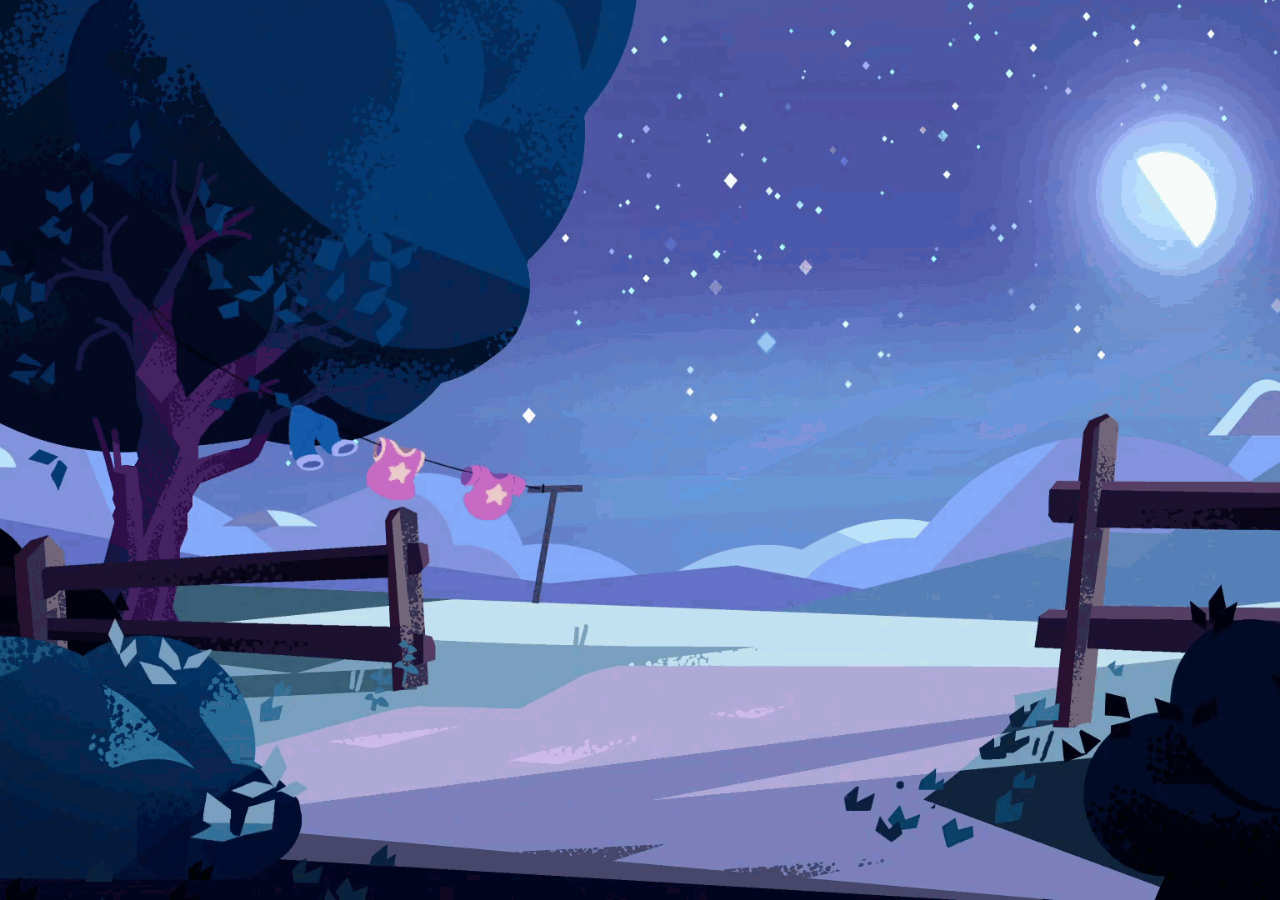
<file: lofi.html>
<!DOCTYPE html>
<html lang="pt-BR">
<head>
  <meta charset="UTF-8">
  <meta http-equiv="X-UA-Compatible" content="IE=edge">
  <meta name="viewport" content="width=device-width, initial-scale=1.0">
  
  <link rel="stylesheet" href="https://cdnjs.cloudflare.com/ajax/libs/font-awesome/4.7.0/css/font-awesome.min.css" integrity="sha512-SfTiTlX6kk+qitfevl/7LibUOeJWlt9rbyDn92a1DqWOw9vWG2MFoays0sgObmWazO5BQPiFucnnEAjpAB+/Sw==" crossorigin="anonymous" referrerpolicy="no-referrer" />
  <link rel="stylesheet" href="lofi-style.css">
  <title>lofi</title>
  <style>
    
  </style>
</head>
<body>
  <section>
    <iframe 
      width="710px" 
      height="400px" 
      src="https://www.youtube.com/embed/7NOSDKb0HlU" 
      title="YouTube video player" 
      frameborder="0" 
      allow="accelerometer; autoplay; clipboard-write; encrypted-media; gyroscope; picture-in-picture"
      allowfullscreen
    ></iframe>
    <!--  
    <div class="todo-container">
      <div class="todo-header">
        <input 
          type="text" 
          id="inputNewTask"
          placeholder="Adicionar Nova Tarefa"
        >
        <button id="btnNewTask">
          <i class="fa fa-plus"></i>
        </button>
      </div>
      -->
      <ul id="taskList">
        <!-- <li>
          <span class="taskText">Tarefa 1</span>
          <div>
            <button class="btnAction">
              <i class="fa fa-pencil"></i>
            </button>
            <button class="btnAction">
              <i class="fa fa-trash"></i>
            </button>
          </div>
        </li> -->
      </ul>

      <!-- Jánela para editar uma tarefa
      <div id="editWindow">
        <button id="editWindowBtnClose">
          <i class="fa fa-remove"></i>
        </button>
        <h2>#1021</h2>
        <hr>
        <form>
          <div class="frm-line">
            <label for="name">Nome</label>
            <input type="text" id="inputTaskNameEdit">
          </div>
          <div class="frm-line">
            <button id="btnRefreshTask">Salvar</button>
          </div>
        </form>
      </div>-->
    </div>
  </section>
  
  <!-- <video autoplay muted loop id="myVideo"> 
    <source src="./assets/ScalyGraveGecko-mobile.mp4" type="video/mp4">
  </video>-->
  <script src="lofi-script.js"></script>
</body>
</html>
</file>
<file: lofi-style.css>
@import url('https://fonts.googleapis.com/css2?family=Poppins:wght@200;300;400;500;600;700;800;900&display=swap');
* {
  margin: 0;
  padding: 0;
  box-sizing: border-box;
}

body {
  /* overflow: hidden; */
  background: #1d1d1d;
  background: url(./assets/bg.gif) no-repeat;
  background-size: cover;
  background-attachment: fixed;
  background-position: center;
  color: rgb(224, 221, 221);
  font-family: 'Poppins', sans-serif;
}
section {
  height: 100vh;
  width: 100vw;
  display: flex;
  justify-content: center;
  align-items: center;
}

.todo-container {
  margin: 0 auto;
  width: 100%;
  max-width: 450px;
  margin-top: 50px;
  margin-bottom: 50px;
  background: #2b2a2a;
  padding: 55px;
  border-radius: 12px;
} 

.todo-header {
  display: flex;
  justify-content: space-between;
  margin-bottom: 35px;
}

.todo-header input {
  width: 280px;
  padding: 15px;
  border-radius: 12px;
  border: 1px solid #191818;
  outline: none;
  font-size: 1.2rem;
  background: #191818;
  color: rgb(224, 221, 221);
}

.todo-header button {
  width: 45px;
  border-radius: 12px;
  border: 1px solid #191818;
  background: #191818;
  color: #fff;
  outline: none;
}

.todo-header button:hover {
  background: #1f1e1e;
  cursor: pointer;
}

#taskList {
  list-style-type: none;
  padding: 0;
  margin: 0;
}

#taskList li {
  padding: 20px;
  background: #191818;
  border-radius: 12px;
  display: flex;
  justify-content: space-between;
  align-items: center;
  margin-top: 20px;
}

.btnAction {
  border-radius: 20px;
  border: 1px solid #191818;
  width: 38px;
  height: 38px;
  margin-right: 8px;
  cursor: pointer;
  background: #2b2a2a;
  color: #fff;
  outline: none;
}

.btnAction:hover {
  background: #3c3a3a;
}
</file>
